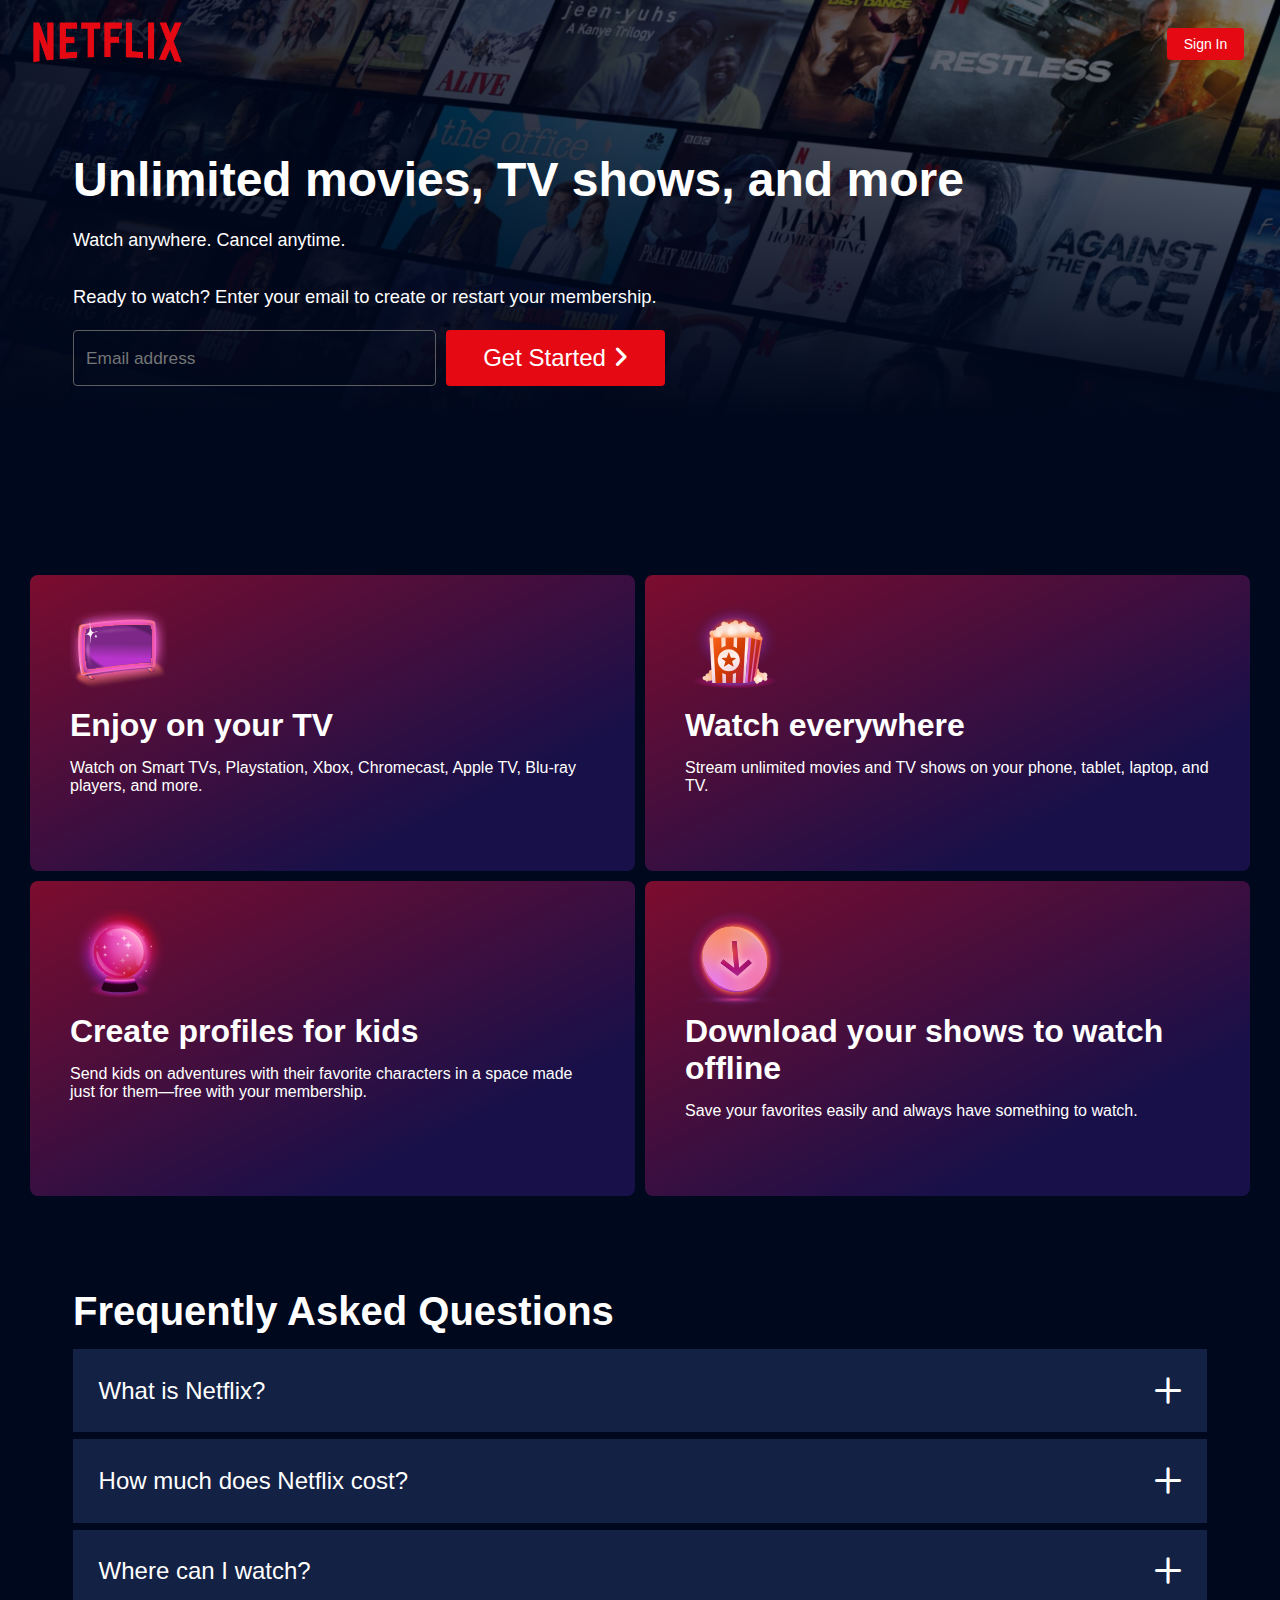
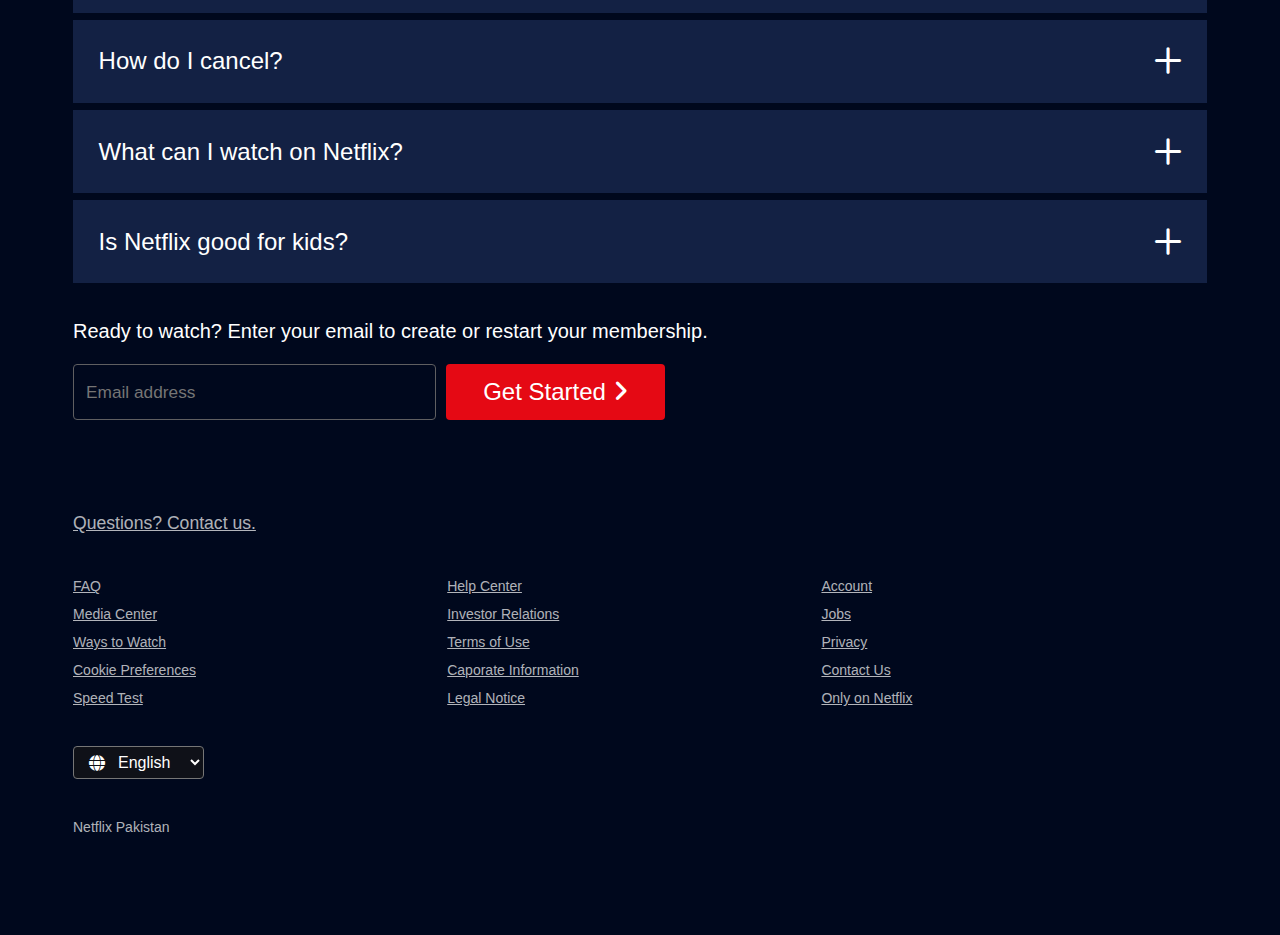
<file: index.html>
<!DOCTYPE html>
<html lang="en">

<head>
    <meta charset="UTF-8" />
    <meta http-equiv="X-UA-Compatible" content="IE=edge" />
    <meta name="viewport" content="width=device-width, initial-scale=1.0" />
    <title>Netflix Pakistan - Watch TV Shows Online, Watch Movies Online</title>
    <link rel="stylesheet" href="style.css" />
    <link rel="shortcut icon" href="imgs/favIcon-removebg-preview.png" type="image/x-icon" />
    <link rel="stylesheet" href="https://cdnjs.cloudflare.com/ajax/libs/font-awesome/6.4.0/css/all.min.css" />

    <!-- <link href="[data-uri]" rel="icon" type="image/x-icon" /> -->
</head>

<body>
    <script src="script.js"></script>
    <div id="topSection">
        <header id="nav" class="setWidth">
            <a href="#"><img src="imgs/logo.png" alt="" /></a>
            <button><a href="signIn.html">Sign In</a></button>
        </header>

        <div id="heroSec" class="setWidth">
            <h1 class="mainHeading">Unlimited movies, TV shows, and more</h1>
            <h3 class="nextHeading">Watch anywhere. Cancel anytime.</h3>
            <p>
                Ready to watch? Enter your email to create or restart your membership.
            </p>
            <div class="emailInput">
                <input type="email" placeholder="Email address" />
                <button type="submit">
                    Get Started <i class="fa-solid fa-angle-right"></i>
                </button>
            </div>
        </div>
    </div>
    <div id="middleSection">
        <div id="benifits" class="setWidth">
            <div class="card">
                <img src="imgs/card1.svg" alt="" />
                <div class="heading">Enjoy on your TV</div>
                <p>
                    Watch on Smart TVs, Playstation, Xbox, Chromecast, Apple TV, Blu-ray
                    players, and more.
                </p>
            </div>

            <div class="card">
                <img src="imgs/card2.svg" alt="" />
                <div class="heading">Watch everywhere</div>
                <p>
                    Stream unlimited movies and TV shows on your phone, tablet, laptop,
                    and TV.
                </p>
            </div>
            <div class="card">
                <img src="imgs/card3.svg" alt="" />
                <div class="heading">Create profiles for kids</div>
                <p>
                    Send kids on adventures with their favorite characters in a space
                    made just for them—free with your membership.
                </p>
            </div>
            <div class="card">
                <img src="imgs/card4.svg" alt="" />
                <div class="heading">Download your shows to watch offline</div>
                <p>Save your favorites easily and always have something to watch.</p>
            </div>
        </div>
    </div>

    <div id="lowerSection">
        <div id="faqs" class="setWidth">
            <div class="heading">Frequently Asked Questions</div>
            <div class="questions">
                <div class="question question1">
                    What is Netflix?<i class="fa-regular fa-plus"></i> </div>
                <div class="answer hidden">
                    Netflix is a streaming service that offers a wide variety of
                    award-winning TV shows, movies, anime, documentaries, and more on
                    thousands of internet-connected devices.<br /><br />You can watch as
                    much as you want, whenever you want without a single commercial – all
                    for one low monthly price. There's always something new to discover
                    and new TV shows and movies are added every week!
                </div>
                <div class="question question2">
                    How much does Netflix cost?<i class="fa-regular fa-plus"></i>
                </div>
                <div class="answer answer2 hidden">
                    Watch Netflix on your smartphone, tablet, Smart TV, laptop, or
                    streaming device, all for one fixed monthly fee. Plans range from
                    Rs250 to Rs1,100 a month. No extra costs, no contracts.
                </div>
                <div class="question question3">
                    Where can I watch?<i class="fa-regular fa-plus"></i>
                </div>
                <div class="answer hidden">
                    Watch anywhere, anytime. Sign in with your Netflix account to watch
                    instantly on the web at netflix.com from your personal computer or on
                    any internet-connected device that offers the Netflix app, including
                    smart TVs, smartphones, tablets, streaming media players and game
                    consoles.<br /><br />You can also download your favorite shows with
                    the iOS, Android, or Windows 10 app. Use downloads to watch while
                    you're on the go and without an internet connection. Take Netflix with
                    you anywhere.
                </div>
                <div class="question question4">
                    How do I cancel?<i class="fa-regular fa-plus"></i>
                </div>
                <div class="answer hidden">
                    Netflix is flexible. There are no pesky contracts and no commitments.
                    You can easily cancel your account online in two clicks. There are no
                    cancellation fees – start or stop your account anytime.
                </div>
                <div class="question question5">
                    What can I watch on Netflix?<i class="fa-regular fa-plus"></i>
                </div>
                <div class="answer hidden">
                    Netflix has an extensive library of feature films, documentaries, TV
                    shows, anime, award-winning Netflix originals, and more. Watch as much
                    as you want, anytime you want.
                </div>
                <div class="question question6">
                    Is Netflix good for kids?<i class="fa-regular fa-plus"></i>
                </div>
                <div class="answer hidden">
                    The Netflix Kids experience is included in your membership to give
                    parents control while kids enjoy family-friendly TV shows and movies
                    in their own space.<br /><br />Kids profiles come with PIN-protected
                    parental controls that let you restrict the maturity rating of content
                    kids can watch and block specific titles you don’t want kids to see.
                </div>
            </div>
        </div>

        <div id="emailSection" class="setWidth">
            <p>
                Ready to watch? Enter your email to create or restart your membership.
            </p>
            <div class="emailInput">
                <input type="email" placeholder="Email address" />
                <button type="submit">
                    Get Started <i class="fa-solid fa-angle-right"></i>
                </button>
            </div>
        </div>



        <div id="footer" class="setWidth">
            <div class="footer1">
                <a href="#footer">Questions? Contact us.</a>
            </div>
            <div class="footer2">
                <ul>
                    <li><a href="#faqs">FAQ</a></li>
                    <li><a href="#footer">Help Center</a></li>
                    <li><a href="#footer">Account</a></li>
                    <li><a href="#footer">Media Center</a></li>
                    <li><a href="#footer">Investor Relations</a></li>
                    <li><a href="#footer">Jobs</a></li>
                    <li><a href="#footer">Ways to Watch</a></li>
                    <li><a href="#footer">Terms of Use</a></li>
                    <li><a href="#footer">Privacy</a></li>
                    <li><a href="#footer">Cookie Preferences</a></li>
                    <li><a href="#footer">Caporate Information</a></li>
                    <li><a href="#footer">Contact Us</a></li>
                    <li><a href="#footer">Speed Test</a></li>
                    <li><a href="#footer">Legal Notice</a></li>
                    <li><a href="#footer">Only on Netflix</a></li>
                </ul>
            </div>
            <div class="footer3">
                <i class="fa-solid fa-globe"></i>
                <select name="language" id="language">
                    <option value="english"><i class="fa-sharp fa-regular fa-globe"></i>English</option>
                </select>
            </div>
            <div class="footer4">Netflix Pakistan</div>





        </div>

        <!-- <img src="imgs/bg.jpg" alt=""> -->
</body>

</html>
</file>
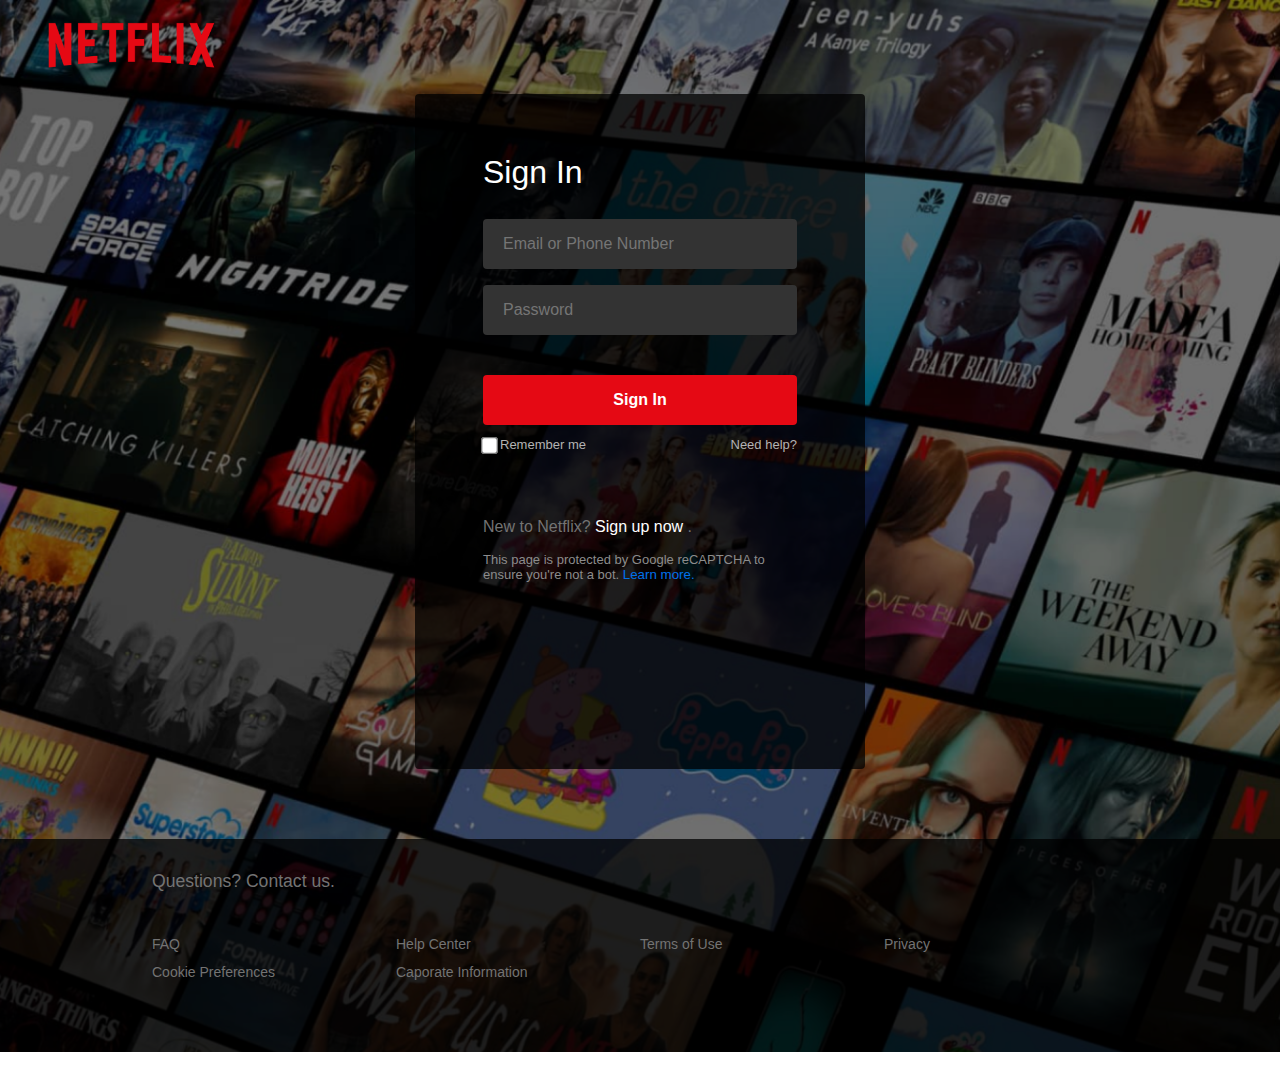
<file: signIn.html>
<!DOCTYPE html>
<html lang="en">

<head>
    <meta charset="UTF-8" />
    <meta http-equiv="X-UA-Compatible" content="IE=edge" />
    <meta name="viewport" content="width=device-width, initial-scale=1.0" />
    <link rel="shortcut icon" href="imgs/favIcon-removebg-preview.png" type="image/x-icon" />
    <link rel="stylesheet" href="singIn.css" />
    <title>Netflix</title>
</head>

<body>
    <script src="signIn.js"></script>
    <div id="nav" class="setWidth">
        <a href="index.html"><img src="imgs/logo.png" alt="" /></a>
    </div>
    <div id="container">
        <div class="heading">Sign In</div>
        <!-- <label for="email" class="emailLabel active">Email or Phone Number</label> -->
        <input type="email" id="email" placeholder="Email or Phone Number"/>
        <!-- <label for="email" class="passwordLabel active">Password</label> -->
        <input type="password" id="password" placeholder="Password"/>
        <button class="signInBtn">Sign In</button>
        <div class="cont">
            <div class="checkboxContainer">
                <input type="checkbox" id="rememberMe" />
                <label for="rememberMe">Remember me</label>
            </div>
            <a href="#" class="help">Need help?</a>
        </div>

        <div id="bottomContainer">
            <div class="line1">
                New to Netflix?
                <a href="/index.html">Sign up now</a>
                .
            </div>
            <div class="line2">
                <p>
                    <span>
                        This page is protected by Google reCAPTCHA to ensure you're not a
                        bot.
                    </span>
                    <button id="learnMoreBtn">Learn more.</button>
                </p>
                <p id="hiddenSection" class="hidden">
                    The information collected by Google reCAPTCHA is subject to the
                    Google <a href="#">Privacy Policy</a> and
                    <a href="#">Terms of Service</a>, and is used for providing,
                    maintaining, and improving the reCAPTCHA service and for general
                    security purposes (it is not used for personalized advertising by
                    Google).
                </p>
            </div>
        </div>
    </div>
    <footer>
        <!-- <hr class="lineBreak"> -->

        <div id="footer" class="setWidth">
            <div class="footer1">
                <a href="#footer">Questions? Contact us.</a>
            </div>
            <div class="footer2">
                <ul>
                    <li><a href="#faqs">FAQ</a></li>
                    <li><a href="#footer">Help Center</a></li>
                    <li><a href="#footer">Terms of Use</a></li>
                    <li><a href="#footer">Privacy</a></li>
                    <li><a href="#footer">Cookie Preferences</a></li>
                    <li><a href="#footer">Caporate Information</a></li>
                </ul>
            </div>
        </div>
    </footer>
    <div id="end"></div>
</body>

</html>
</file>
<file: style.css>
*{
    margin: 0;
    padding: 0;
    box-sizing: border-box;
    font-family: "Netflix Sans", "Helvetica Neue", "Segoe UI", Roboto, Ubuntu, sans-serif
    /* background-color: black; */
}






.setWidth{
    max-width: 1920px;
    margin: auto;
}

#topSection{
    background-image: url(imgs/bg2.png);
    background-repeat: no-repeat;
    background-size: cover;
    max-height: 58rem;

}

#nav{
    padding: 17px 44px;
    display: flex;
    justify-content: space-between;
    align-items: center;
}

#nav img{
    width: 157px;
}
#nav a{
    text-decoration: none;
    color: #fff;
}

#nav button{
    height: 32px;
    border-radius: 4px;
    width: 77px;
    border: none;
    background-color: #e50914;
    font-size: 14px;
    font-weight: 500;
    margin-right: 7px;
    cursor: pointer;
    /* padding: 4px 16px; */
}
#nav button:hover{
    background-color: rgb(193,15,25)
}



#heroSec{
    padding: 93px 73px;
    color: #fff;
}

#heroSec .mainHeading{
    font-size: 4rem;
    font-weight: 900;
    line-height: 5rem;
    max-width: 70vw;
}

#heroSec .nextHeading{
    font-size: 1.5rem;
    font-weight: 500;
    margin-top: 18px;    
}

#heroSec p{
    font-weight: 400;
    font-size: 1.25rem;
    line-height: 1.875rem;
    margin-top: 33px;    
}

/* #heroSec .emailInput{ */
.emailInput{
    max-width: 37rem;
    display: flex;
    margin-top: 18px;
}

/* #heroSec .emailInput input{ */
.emailInput input{
    transition: color 250ms cubic-bezier(0.5, 0, 0.1, 1) 0s;
    width: 100%;
    background-color: transparent;
    color: #fff;
    font-size: 1.08rem;
    line-height: 1.5rem;
    /* padding: 1.5rem 1rem 0.5rem; */
    padding: 0rem 0.75rem;
    border-radius: 4px;
    border: 1px solid rgb(95,95,97);
    /* min-width: 15rem; */
}


/* #heroSec .emailInput button{ */
.emailInput button{
    color: #fff;
    border:none;
    background-color: #e50914;
    border-radius: 4px;
    cursor: pointer;
    margin-left: 10px;
    width: 21rem;
    font-size: 1.5rem;
    font-weight: 500;
    min-height: 3.5rem;
    padding: 0.75rem 1.5rem;
}


/* #heroSec .emailInput button:hover{ */
.emailInput button:hover{
    background-color: rgb(193,15,25)
}

#middleSection{
    margin-top: -243px;
    background: linear-gradient(180deg, rgba(0, 8, 29, 0) 0%, #00081D 32.23%, #00081D 100%);

}



#benifits{
    /* height: 400px; */
    padding-top: 50px;
    color: #fff;
    padding: 339px 44px 0px 44px;
    display: flex;
    flex-wrap: wrap;
    justify-content: space-between;

}

#benifits .card{
    background: linear-gradient(154.01deg, #E40913 -78.21%, #181049 75.33%);
    width: 24%;
    border-radius: 8px;

    padding: 2rem min(10%, 1.5rem) 4.75rem min(10%, 1.5rem);
    
}

#benifits .card img{
    width: 100px;
    height: 100px;
    margin-top: 10px;
}
#benifits .card .heading{
    font-size: 2rem;
    font-weight: 700;
    margin-top: 10px;
}

#benifits .card p{
    font-size: 1rem;
    font-weight: 400;
    margin-top: 15px;
}

#lowerSection{
    background-color: #00081D;

}


#faqs{
    color: #fff;
    padding: 93px 73px 0 73px;
}
#faqs .heading{
    font-size: 2.5rem;
    font-weight: 700;
    margin-bottom: 15px;
}

#faqs .question{
    max-width: 1165px;
    padding: 1.6rem;
    background-color:#132144 ;
    margin-top: 7px;
    font-size: 1.5rem;
    font-weight: 400;
    display: flex;
    justify-content: space-between;
    align-items: center;
}

#faqs .answer{
    max-width: 1165px;
    padding: 1.6rem;
    background-color:#132144 ;
    margin-top: 1.5px;
    font-size: 1.5rem;
    font-weight: 400;
    display: flex;
    justify-content: space-between;
    align-items: center;
    transition: 1s;
}

#faqs .hidden{
    display: none;
}

#faqs .question i{
    font-size:2rem ;
}

#faqs .question:hover{
    cursor: pointer;
    background-color: #223362;
}



#emailSection{
    padding: 0 73px;
}

#emailSection p{
    color: #ffffff;
    font-weight: 400;
    font-size: 1.25rem;
    line-height: 1.875rem;
    margin-top: 33px;    
}




#footer{
    color: rgba(255, 255, 255, 0.7);
    padding: 93px 73px 60px 73px;
}

#footer .footer1{
    margin-bottom: 2rem;
}
#footer a{
        font-size: 1.1rem;
        font-weight: 500;
        color: rgba(255, 255, 255, 0.7);
}

#footer .footer2{
    margin-bottom: 2.5rem;
}

#footer .footer2 ul{
    display: flex;
    flex-wrap: wrap;
    max-width: 1500px;
    
}

#footer .footer2 ul li{
    flex-basis: calc(25%);
    list-style: none;
    margin-top: 12px;
    
}

#footer .footer2 ul li a{
    color: rgba(255, 255, 255, 0.7);
    font-size: 14px;
    font-weight: 500;
    letter-spacing: 1;
    cursor: pointer;
    
}

#footer .footer2{
    font-size: 0.875rem;
}

#footer .footer3{
    display: flex;
    align-items: center;
    margin-bottom: 2.5rem;
}

#footer .footer3 select
{
    font-size: 1rem;
    font-weight: 500;
    color: #fff;
    display: flex;
    background-color: #0f1118;
    border-radius: 4px;
    padding: 0.375rem 1rem 0.375rem 2.5rem;
    position: relative;
    left: -1rem;
}

#footer .footer3 i{
    color: #fff;
    z-index: 1;
    position: relative;
    left: 1rem;
}

#footer .footer4{
    font-size: 0.875rem;
    font-weight: 500;
    margin-top: 10px;
    margin-bottom: 2.5rem;
}






@media screen and (max-width: 1280px) {
    #nav{
        padding: 17px 29px;
    }
    #heroSec{
        padding: 60px 73px;
    }
    #heroSec .mainHeading{
        font-size: 3rem !important;
        line-height: 4rem;
    }
    #heroSec .nextHeading{
        font-size: 1.125rem;
    }
    #heroSec p{
        font-size: 1.15rem;
        margin-top: 31px;    
    }

    /* .emailInput{
        width: 100%;
    }
    .emailInput input{
        width: 10rem;
    } */

    #middleSection{
        margin-top: -400px;
    }

    #benifits{
        margin-top: 190px !important;
        display: inline-flex;
        gap: 10px;
        padding: 339px 30px 0px 30px;
    }
    
    #benifits .card{
        flex-basis: calc(50% - 5px);
        padding: 2rem 2.5rem 4.75rem 2.5rem;
        
    }
    #benifits .card img{
        margin-top: -4px;   
    }
    #benifits .card .heading{
        margin-top: 0;
    }

    #footer .footer2 ul li{
        flex-basis: calc(33%);   
    }
    
}
    
    @media screen and (max-width: 960px) {
        #nav {
            height: 86px;
        }
        #nav img{
            width: 90px;
        }
        #heroSec .mainHeading{
            font-size: 2.5rem !important;
            font-weight: 700;
            line-height: 3.3rem;
            max-width: 64vw;
        }
        #heroSec .nextHeading{
            font-size: 1.125rem;
        }

        #middleSection{
            margin-top: -446px;
        }

        #faqs .question{
            font-size: 1.2rem;
        }
        
        #faqs .answer{
            font-size: 1.2rem;
        }

        #faqs .question i{
            font-size:1.15rem ;
        }

        #emailSection p{
            font-size: 1rem;
        }
        #footer .footer2 ul li{
        flex-basis: calc(50%);
    }

}


    @media screen and (max-width: 600px) {
        #nav {
            padding: 17px 23px;
            height: 80px;
        }
        #nav img{
            width: 90px;
        }
        #heroSec{
            padding: 60px 45px;
        }
        #heroSec .mainHeading{
            font-size: 2.5rem !important;
            font-weight: 700;
            line-height: 3.3rem;
            max-width: 72vw;
        }
        #heroSec .nextHeading{
            font-size: 1.125rem;
            margin-top: 15px;
        }
        #heroSec p{
            line-height: 1.75rem;
            margin-top: 15px;    
        }
        .emailInput{
            max-width: 37.5rem;
            display: flex;
            flex-direction: column;
            /* margin-top: 18px; */
        }
        .emailInput input{
            width: 100%;
            height: 48px;
            margin-bottom: 20px;
        }
        .emailInput button{
            /* padding: 12px 24px; */
            padding: 0;
            margin-left: 0;
            min-height: 0;
            height: 48px;
            width: 153px;
            font-size: 1.2rem;
        }

        #middleSection{
            margin-top: -820px;
        }

        #benifits{
            margin-top: 613px !important;
            display: inline-flex;
            gap: 10px;
            padding: 232px 25px 0px 25px;
        }
        
        #benifits .card{
            flex-basis: calc(100%);
            padding: 2.7rem 1.5rem 4.1rem 1.5rem;
            
        }
        #benifits .card img{
            margin-top: -4px;   
        }
        #benifits .card .heading{
            margin-top: 10px;
            font-size: 1.7rem;
            font-weight: 500;
        }


        #faqs{
            padding: 93px 48px 0 48px;;
        }
        #faqs .heading{
            font-size: 2rem;
        }

        #footer{
            padding: 93px 48px 60px 48px;
        }

        #footer .footer2 ul li{
        flex-basis: calc(100%);
    }

}
</file>
<file: singIn.css>
* {
    margin: 0;
    padding: 0;
    box-sizing: border-box;
    font-family: "Netflix Sans", "Helvetica Neue", "Segoe UI", Roboto, Ubuntu, sans-serif;
}

.setWidth {
    max-width: 1920px;
    margin: auto;
}

body {
    background-image: url(imgs/bg3.png);
    background-size: cover;
    background-repeat: no-repeat;
}

#nav {
    padding: 17px 44px;
}

#nav img {
    width: 175px;
}

#container {
    width: 450px;
    min-height: 675px;
    margin: auto;
    display: flex;
    flex-direction: column;
    background-color: rgba(0, 0, 0, 0.75);
    border-radius: 4px;
    padding: 60px 68px 40px;
    position: relative;
}

#container .heading {
    color: #fff;
    font-size: 32px;
    font-weight: 500;
    margin-bottom: 28px;
}

#container .emailLabel,
#container .passwordLabel {
    color: #8c8c8c;
    padding-left: 20px;
    position: absolute;
    top: 23%;
    transform: translateY(-50%);
    transition: font .1s ease, top .1s ease, transform .1s ease;
    font-size: 16px;
    cursor: auto;
}

#container .passwordLabel {
    top: 32.7%;
}

#container #email,
#container #password {
    background-color: #333;
    border: 0;
    border-radius: 4px;
    font-size: 16px;
    color: #fff;
    height: 50px;
    line-height: 50px;
    padding: 16px 20px;
    margin-bottom: 16px;
}
/* #container #email,
#container #password {
    background-color: #333;
    border: 0;
    border-radius: 4px;
    color: #fff;
    height: 50px;
    line-height: 50px;
    padding: 16px 20px 0;
    margin-bottom: 16px;
} */
#container:focus-within .emailLabel {
    top: 21%;
    transform: translateY(-50%);
    font-size: 11px;
}


#container:focus-within .passwordLabel {
    top: 30.7%;
    font-size: 11px;
}

#container .signInBtn {
    margin-top: 24px;
    margin-bottom: 12px;
    background-color: #e50914;
    color: #fff;
    font-size: 16px;
    font-weight: 700;
    border: none;
    border-radius: 4px;
    min-height: 37px;
    padding: 16px;
    cursor: pointer;
}

#container .cont {
    display: flex;
    justify-content: space-between;
    color: #b3b3b3;
}

input[type="checkbox"] {
    transform: scale(1.3);
    margin-top: 2px;
    margin-right: 4px;
}

#container .checkboxContainer {
    display: flex;
    align-items: center;
}

#container .checkboxContainer label,
#container .help {
    font-size: 13px;
    font-weight: 500;
}

#container .cont a {
    text-decoration: none;
    color: #b3b3b3;
}

#container .cont a:hover {
    text-decoration: underline;

}

#bottomContainer {
    margin-top: 50px;
}

/* #bottomContainer .line1{
    display: flex;
    align-items: center;
} */
#bottomContainer .line1 {
    color: #737373;
    font-size: 16px;
    font-weight: 500;
    margin: 16px 0;
}

#bottomContainer .line1 a {
    color: #fff;
    text-decoration: none;
    font-size: 16px;
    font-weight: 500;
}

#bottomContainer .line1 a:hover {
    text-decoration: underline;
}

#bottomContainer .line2 button {
    margin-bottom: 16px;
    border: none;
    background-color: transparent;
    color: #0071eb;
    cursor: pointer;
}

#bottomContainer .line2 button:hover {
    text-decoration: underline;
}


#bottomContainer .line2 .firstLine {
    display: flex;
}

#bottomContainer .line2 p {
    color: #8c8c8c;
    font-size: 13px;
    font-weight: 400;
    margin-bottom: 10px;
}

#bottomContainer .line2 a {
    text-decoration: none;
    color: #0071eb;
}

#bottomContainer .line2 a:hover {
    text-decoration: underline;
}

#bottomContainer .line2 .hidden {
    display: none;
    transition: 1s;
}

/* #bottomContainer .line2 .active{
    display: block;
} */


.lineBreak{
    /* display: none; */
    margin: 10px 0;
    height: 1px;
    color: #737373;
}



footer {
    width: 100%;
    background-color: rgba(0, 0, 0, .75);
    margin-top: 70px;
}

#footer {
    color: rgba(255, 255, 255, 0.7);
    /* padding: 35px 255px */
    max-width: 1000px;
    margin: auto;
    padding: 32px 12px;
}

#footer .footer1 {
    margin-bottom: 2rem;
}

#footer a {
    font-size: 1.1rem;
    font-weight: 500;
    color: #737373;
    text-decoration: none;
}

#footer a:hover {
    text-decoration: underline;
}

#footer .footer2 {
    margin-bottom: 2.5rem;
}

#footer .footer2 ul {
    display: flex;
    flex-wrap: wrap;
    max-width: 1500px;

}

#footer .footer2 ul li {
    flex-basis: calc(25%);
    list-style: none;
    margin-top: 12px;

}

#footer .footer2 ul li a {
    color: #737373;
    text-decoration: none;
    font-size: 14px;
    font-weight: 500;
    letter-spacing: 1;
    cursor: pointer;
}

#footer .footer2 ul li a:hover {
    text-decoration: underline;

}

#footer .footer2 {
    font-size: 0.875rem;
}

#end {
    height: 40px;
    background-color: #fff;
}



@media screen and (max-width: 740px) {
    body {
        background-image: none;
        background-color: #737373;
    }
    
    #nav {
        padding: 17px 18px;
        background-color: #000;
    }
    
    #container {
        width: 100%;
        padding: 14px 30px 0px;
        min-height: 578px;
        background-color: #000;
        padding-bottom: 28px;
        border-radius: 0;
    }
    
    #container .emailLabel {
        top: 18.8%;
    }
    
    #container .passwordLabel {
        top: 30.3%;
    }
    #container:focus-within .emailLabel {
        top: 16.8%;
    }
    
    #container:focus-within .passwordLabel {
        top: 28.3%;
    }
    
    #bottomContainer .line2 p {
        margin-bottom: 15px;
    }
    
    footer{
        margin-top: 1px;
        background-color: #000;
}

#footer{
        padding: 10px 36px;
        padding-top: 35px;
    }
    #footer a {
        font-size: 1rem;
        font-weight: 400;
    }
    #footer .footer2 ul li a {
        font-size: 0.85rem;
        font-weight: 400;
    }
    #footer .footer2 ul li {
        flex-basis: calc(33%);
    }
    #end{
        display: none;
    }
    
}

@media screen and (max-width: 700px) {
    #nav img {
        width: 75px;
    }
}
@media screen and (max-width: 500px) {
    #container {
        min-height: 650px;
    }
    #container .emailLabel {
        top: 16.9%;
    }
    #container .passwordLabel {
        top: 27%;
    }
    #container:focus-within .emailLabel {
        top: 14.9%;
    }
    #container:focus-within .passwordLabel {
        top: 25%;
    }
    #footer{
        padding: 32px 24px 10px 24px;
    }
    #footer .footer2 ul li {
        flex-basis: calc(50%);
    }
    #end{
        display: none;
    }
}
</file>
